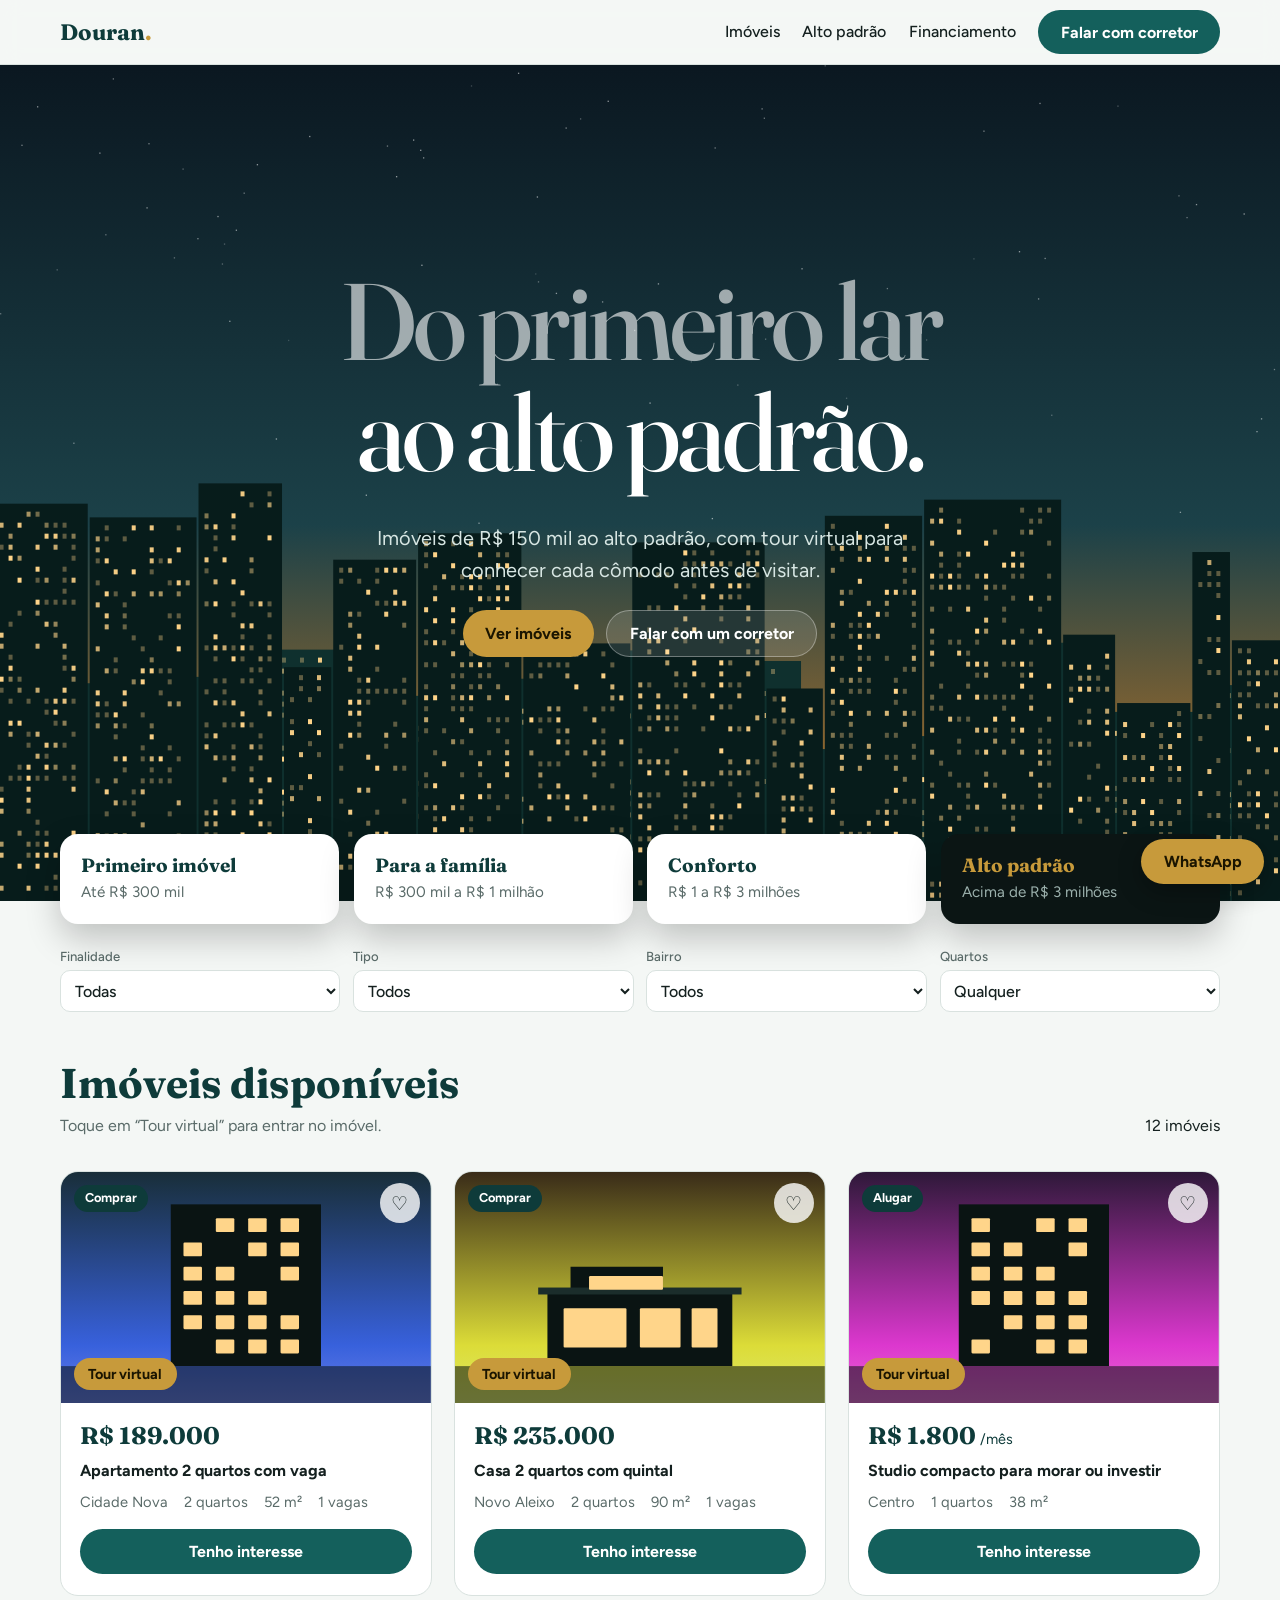
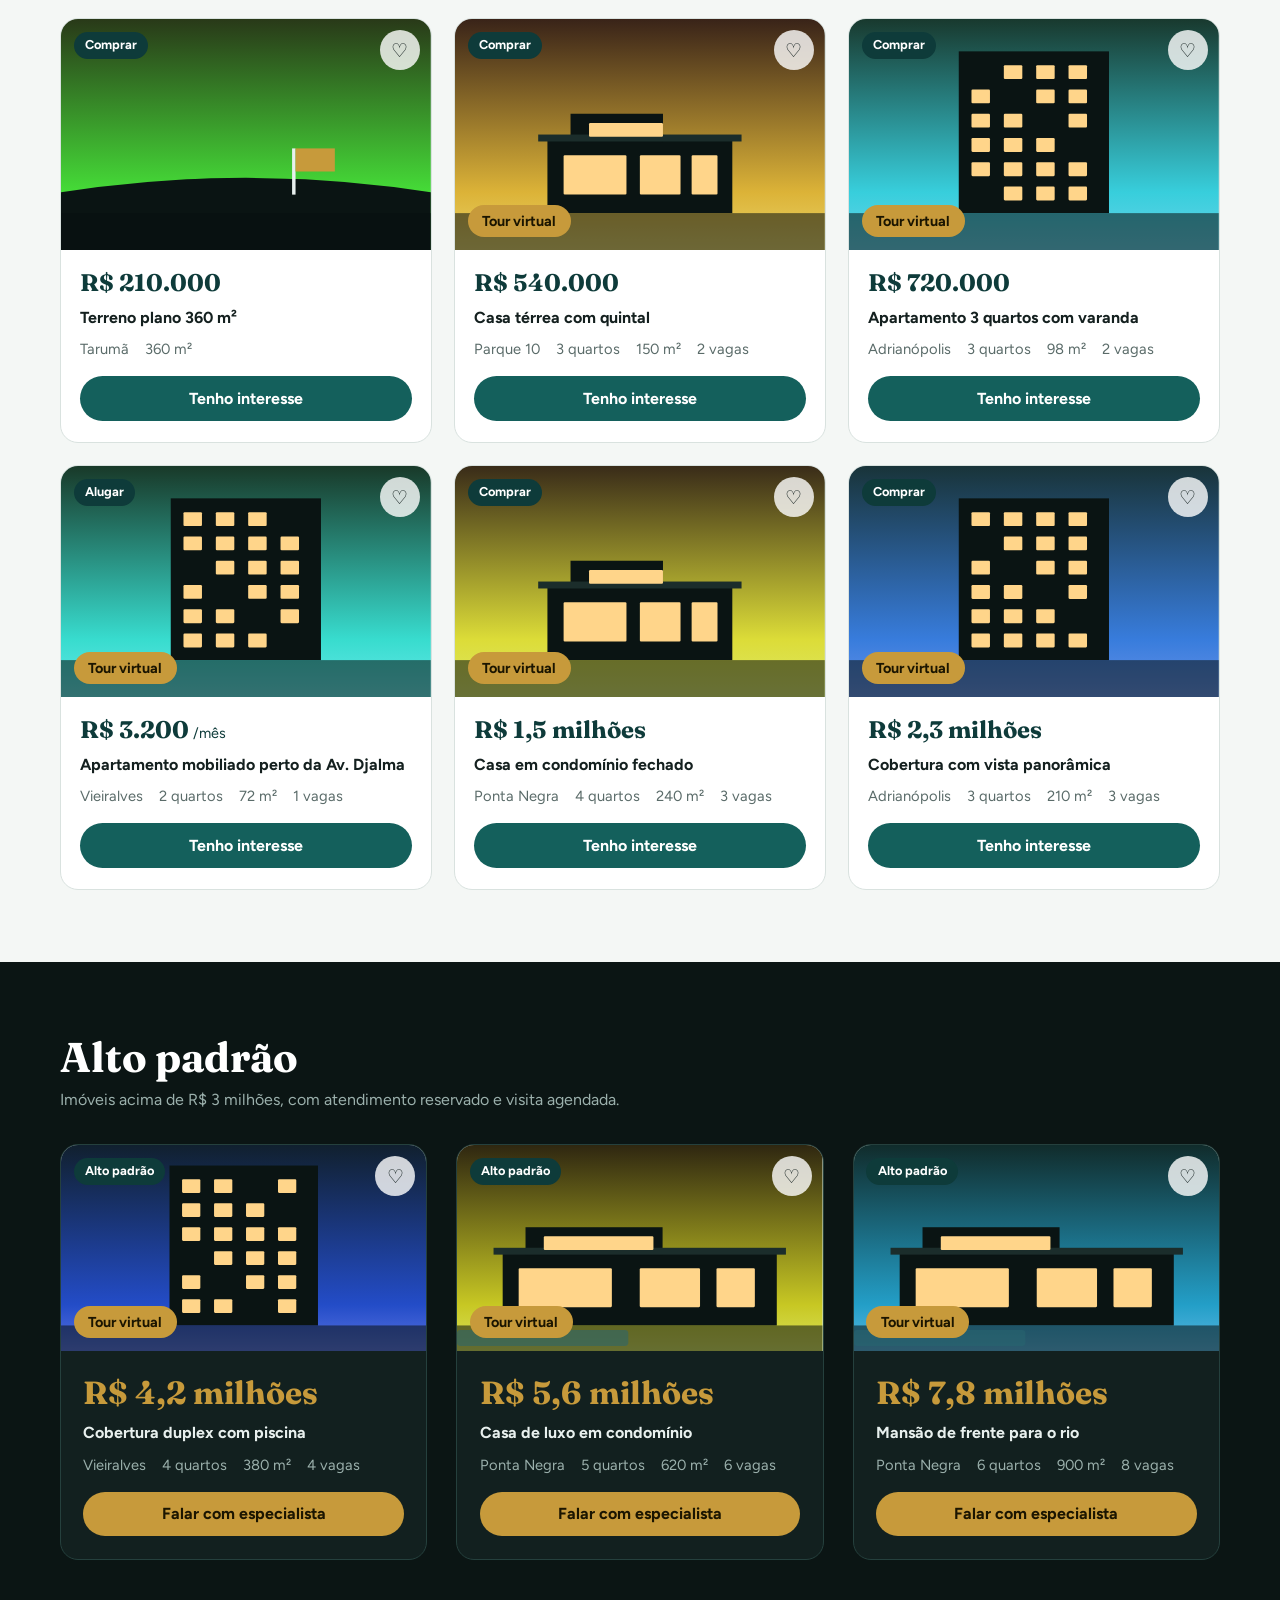
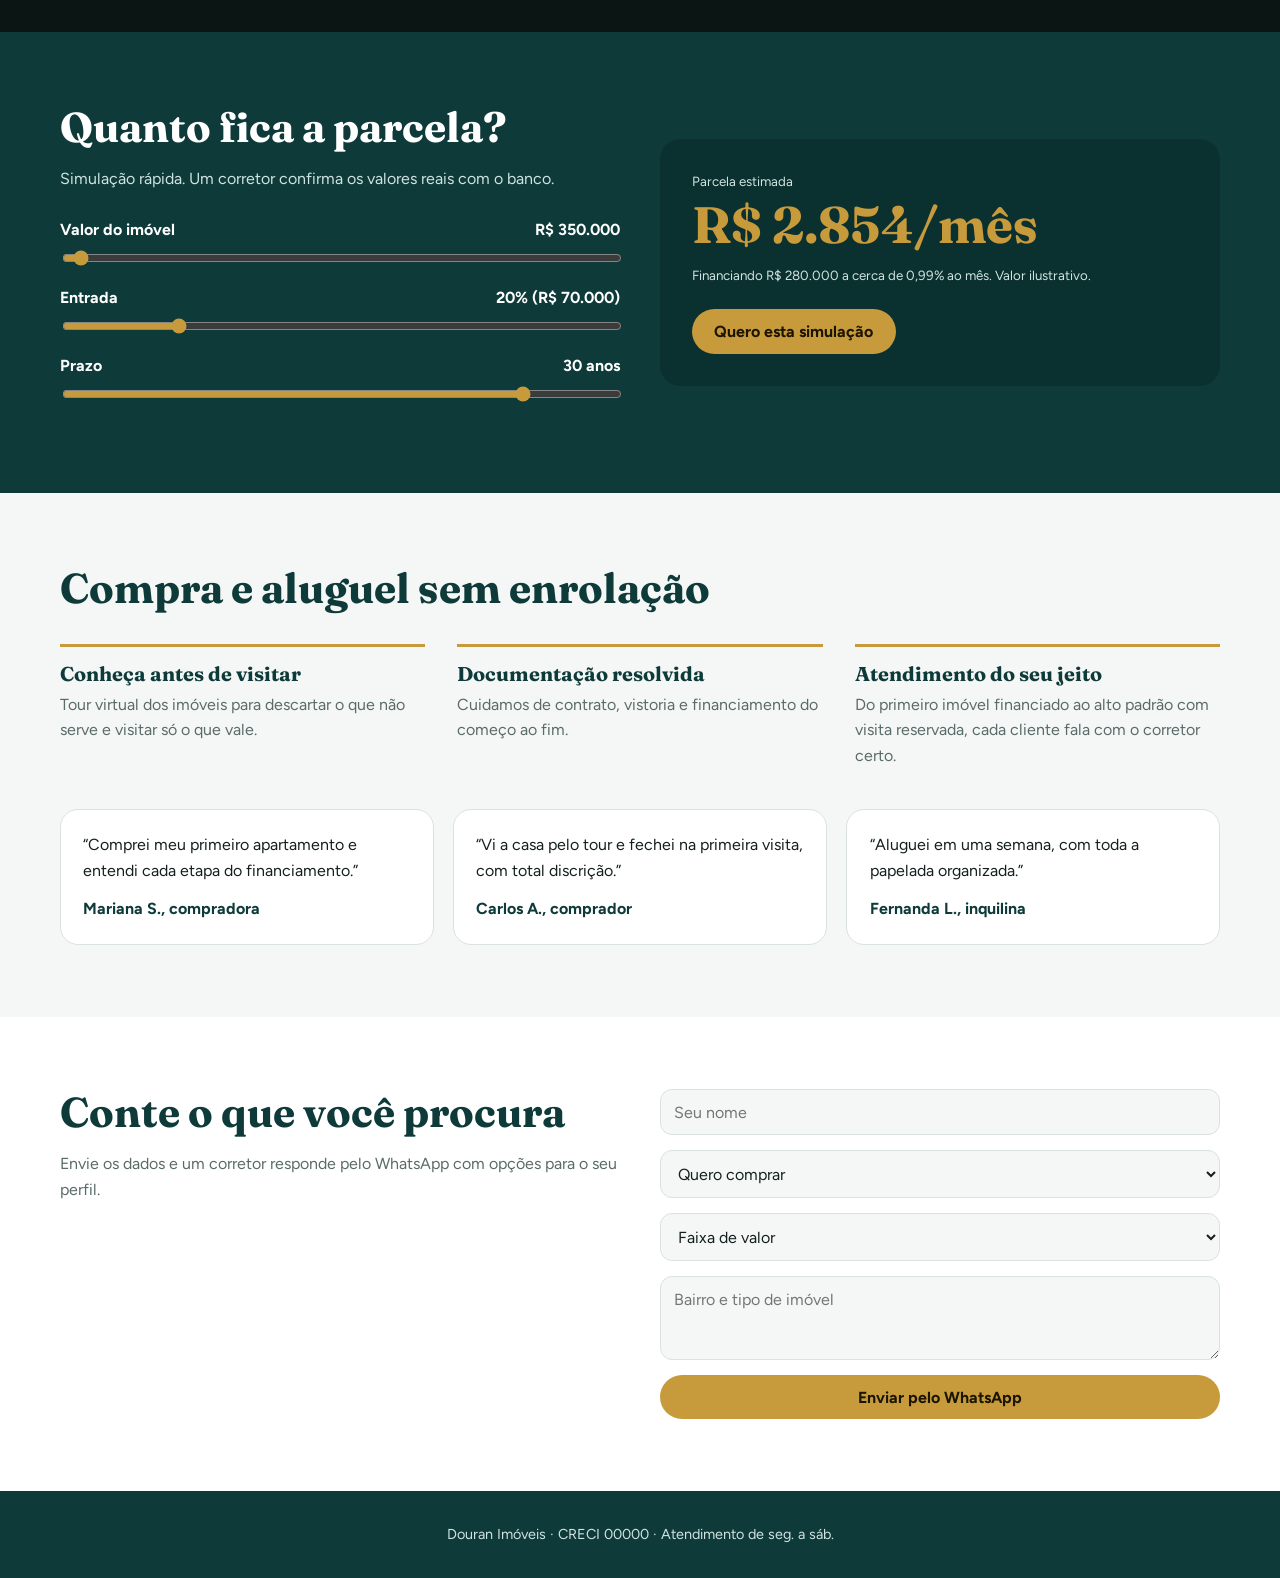
<file: Douran Imóveis _ Do primeiro imóvel ao alto padrão.html>
<!DOCTYPE html>
<html lang="pt-BR">
<head>
<meta charset="utf-8">
<meta name="viewport" content="width=device-width, initial-scale=1, viewport-fit=cover">
<title>Douran Imóveis | Do primeiro imóvel ao alto padrão</title>
<meta name="description" content="Casas e apartamentos de R$ 150 mil ao alto padrão, com tour virtual e atendimento no WhatsApp.">
<link rel="preconnect" href="https://fonts.googleapis.com">
<link href="https://fonts.googleapis.com/css2?family=Fraunces:opsz,wght@9..144,500;9..144,700&family=Figtree:wght@400;500;700&display=swap" rel="stylesheet">
<style>
:root{--bg:#f4f7f5;--surface:#fff;--ink:#14201f;--muted:#5a6b69;--brand:#0e3b3a;--brand2:#14605c;--gold:#c79a3b;--line:#d9e2df;
--serif:'Fraunces',Georgia,serif;--sans:'Figtree',system-ui,sans-serif;box-sizing:border-box;padding-top:env(safe-area-inset-top,0px);padding-bottom:env(safe-area-inset-bottom,0px)}
@media (prefers-color-scheme:dark){:root:not([data-theme="light"]){--bg:#0d1716;--surface:#142423;--ink:#e8f0ee;--muted:#9bb0ac;--line:#244240;--brand:#7fd1c6;--brand2:#2a8f87}}
:root[data-theme="dark"]{--bg:#0d1716;--surface:#142423;--ink:#e8f0ee;--muted:#9bb0ac;--line:#244240;--brand:#7fd1c6;--brand2:#2a8f87}
*,*::before,*::after{box-sizing:border-box}
html{scroll-behavior:smooth;scroll-padding-top:70px}
body{margin:0;background:var(--bg);color:var(--ink);font:400 1rem/1.6 var(--sans)}
img,svg{max-width:100%}a{color:inherit}
:focus-visible{outline:3px solid var(--gold);outline-offset:2px}
[hidden]{display:none!important}
.wrap{width:min(1160px,100% - 2rem);margin-inline:auto}
h1,h2,h3{font-family:var(--serif);line-height:1.12;margin:0}
h2{font-size:clamp(1.8rem,4vw,2.6rem);color:var(--brand)}
section{padding:4.5rem 0}
.btn{display:inline-flex;align-items:center;justify-content:center;gap:.5rem;border:0;border-radius:999px;padding:.8rem 1.4rem;font:700 1rem var(--sans);cursor:pointer;text-decoration:none;background:var(--gold);color:#1b1500}
.btn.dark{background:var(--brand2);color:#fff}
header{position:sticky;top:0;z-index:20;background:color-mix(in srgb,var(--bg) 88%,transparent);backdrop-filter:blur(10px);border-bottom:1px solid var(--line)}
header .wrap{display:flex;align-items:center;justify-content:space-between;height:64px}
.logo{font:700 1.4rem var(--serif);color:var(--brand);text-decoration:none}.logo span{color:var(--gold)}
nav{display:flex;gap:1.4rem;align-items:center}nav a{text-decoration:none;font-weight:500}
@media(max-width:760px){nav a:not(.btn){display:none}}
/* hero */
.hero{position:relative;overflow:hidden;color:#fff;min-height:calc(100svh - 64px);display:grid;place-items:center;text-align:center;padding:4rem 0 7rem;background:#0a1f1e}
#sky{position:absolute;inset:0;width:100%;height:100%}
.in-c{position:relative;display:grid;justify-items:center;gap:1.5rem}
.hero h1{font-weight:500;font-size:clamp(2.7rem,8.5vw,6.8rem);letter-spacing:-.035em;line-height:.98}
.ln{display:block;overflow:hidden;padding:.06em .1em .12em}
.ln i{display:block;font-style:normal;animation:up 1.1s cubic-bezier(.2,.8,.2,1) both}
.ln:first-child i{color:rgba(255,255,255,.6)}
.ln+.ln{margin-top:-.14em}.ln+.ln i{animation-delay:.18s}
.hero p{max-width:46ch;color:#d7e6e3;font-size:clamp(1rem,2vw,1.25rem);margin:0}
.cta{display:flex;gap:.8rem;flex-wrap:wrap;justify-content:center}
.btn.glass{background:#ffffff1f;color:#fff;border:1px solid #ffffff55;backdrop-filter:blur(8px)}
.fd{animation:fd 1s .6s both}.fd2{animation-delay:.85s}
@keyframes up{from{transform:translateY(110%)}}
@keyframes fd{from{opacity:0;transform:translateY(14px)}}
.bands{display:grid;grid-template-columns:repeat(4,1fr);gap:.9rem;margin-top:-4.2rem;position:relative}
@media(max-width:900px){.bands{grid-template-columns:1fr 1fr}}
@media(max-width:480px){.bands{grid-template-columns:1fr}}
.band{text-align:left;background:var(--surface);color:var(--ink);border:2px solid transparent;border-radius:18px;padding:1.1rem 1.2rem;cursor:pointer;box-shadow:0 14px 34px rgba(0,0,0,.22);font:inherit;display:grid;gap:.15rem}
.band b{font:700 1.2rem var(--serif);color:var(--brand)}
.band span{color:var(--muted);font-size:.95rem}
.band[aria-pressed=true]{border-color:var(--gold)}
.band:last-child{background:#0b1514;color:#e8f0ee}.band:last-child b{color:var(--gold)}.band:last-child span{color:#9bb0ac}
.filters{display:flex;gap:.8rem;flex-wrap:wrap;margin-top:1.4rem;align-items:end}
.filters label{display:grid;gap:.2rem;font-size:.82rem;color:var(--muted);font-weight:500;flex:1 1 150px}
.filters select{font:500 1rem var(--sans);padding:.6rem;border-radius:10px;border:1px solid var(--line);background:var(--surface);color:var(--ink)}
/* listings */
#imoveis{padding-top:3rem}
.head{display:flex;justify-content:space-between;align-items:end;gap:1rem;flex-wrap:wrap;margin-bottom:2rem}
.head p{margin:.4rem 0 0;color:var(--muted)}
.grid{display:grid;grid-template-columns:repeat(auto-fill,minmax(290px,1fr));gap:1.4rem}
.card{background:var(--surface);border-radius:18px;overflow:hidden;border:1px solid var(--line);display:flex;flex-direction:column}
.thumb{position:relative;aspect-ratio:16/10;background:#cfe0dc}
.thumb svg{width:100%;height:100%;display:block}
.tag{position:absolute;left:.8rem;top:.8rem;background:var(--brand);color:#fff;font-size:.8rem;font-weight:700;padding:.2rem .7rem;border-radius:999px}
.fav{position:absolute;right:.7rem;top:.7rem;width:40px;height:40px;border-radius:50%;border:0;background:#fffc;color:#14201f;font-size:1.2rem;cursor:pointer}
.fav[aria-pressed=true]{color:#c0392b}
.tour{position:absolute;left:.8rem;bottom:.8rem;background:var(--gold);color:#1b1500;border:0;border-radius:999px;padding:.45rem .9rem;font:700 .9rem var(--sans);cursor:pointer}
.body{padding:1.1rem 1.2rem 1.3rem;display:grid;gap:.5rem;flex:1;align-content:start}
.price{font:700 1.5rem var(--serif);color:var(--brand)}
.meta{display:flex;gap:1rem;color:var(--muted);font-size:.92rem;flex-wrap:wrap}
.body .btn{margin-top:.4rem}
.empty{grid-column:1/-1;padding:2rem;text-align:center;color:var(--muted)}
/* alto padrão */
.prem{background:#0b1514;color:#e8f0ee}
.prem h2{color:#fff}.prem .head p{color:#9bb0ac}
.prem .grid{grid-template-columns:repeat(auto-fit,minmax(320px,1fr));gap:1.8rem}
.prem .card{background:#12201f;border-color:#25403d}
.prem .thumb{aspect-ratio:16/9}
.prem .price{font-size:2rem;color:var(--gold)}
.prem .meta{color:#9bb0ac}
.prem .body{padding:1.4rem}
/* simulator */
.sim{background:var(--brand);color:#fff}.sim h2{color:#fff}
.simgrid{display:grid;grid-template-columns:1fr 1fr;gap:2.5rem;align-items:center}
@media(max-width:820px){.simgrid{grid-template-columns:1fr}}
.field{display:grid;gap:.3rem;margin-bottom:1.1rem}.field b{display:flex;justify-content:space-between}
input[type=range]{width:100%;accent-color:var(--gold)}
.result{background:#0000002e;border-radius:20px;padding:2rem}
.result .big{font:700 clamp(2rem,5.5vw,3.2rem) var(--serif);color:var(--gold)}
.result small{color:#cfe3df;display:block}
/* why */
.why{display:grid;grid-template-columns:repeat(auto-fit,minmax(230px,1fr));gap:2rem;margin-top:2rem}
.why h3{font-size:1.25rem;margin-bottom:.4rem;color:var(--brand)}.why p{margin:0;color:var(--muted)}
.why div{border-top:3px solid var(--gold);padding-top:1rem}
.quotes{display:grid;grid-template-columns:repeat(auto-fit,minmax(260px,1fr));gap:1.2rem;margin-top:2.5rem}
blockquote{margin:0;background:var(--surface);border:1px solid var(--line);border-radius:18px;padding:1.4rem}
blockquote footer{margin-top:.8rem;font-weight:700;color:var(--brand)}
.contact{display:grid;grid-template-columns:1fr 1fr;gap:2.5rem}
@media(max-width:820px){.contact{grid-template-columns:1fr}}
form{display:grid;gap:.9rem}
form input,form select,form textarea{width:100%;font:400 1rem var(--sans);padding:.8rem;border-radius:12px;border:1px solid var(--line);background:var(--bg);color:var(--ink)}
footer.site{background:var(--brand);color:#cfe3df;padding:2rem 0;text-align:center;font-size:.9rem}
.wa{position:fixed;right:1rem;bottom:calc(1rem + env(safe-area-inset-bottom,0px));z-index:30;box-shadow:0 8px 24px rgba(0,0,0,.3)}
/* tour */
dialog{border:0;padding:0;border-radius:20px;width:min(980px,100% - 1.5rem);background:var(--surface);color:var(--ink);overflow:hidden}
dialog::backdrop{background:#000b}
.dh{display:flex;justify-content:space-between;align-items:center;padding:.9rem 1.2rem;gap:1rem}.dh h3{font-size:1.2rem}
.x{border:0;background:var(--bg);color:var(--ink);width:40px;height:40px;border-radius:50%;font-size:1.2rem;cursor:pointer}
.pano{height:min(58vh,440px);overflow-x:auto;overflow-y:hidden;cursor:grab;scrollbar-width:thin;touch-action:pan-x}
.pano:active{cursor:grabbing}
.pano svg{height:100%;width:auto;max-width:none;display:block;user-select:none}
.rooms{display:flex;gap:.5rem;padding:.9rem 1.2rem;flex-wrap:wrap;align-items:center}
.rooms button{border:1.5px solid var(--line);background:var(--bg);color:var(--ink);border-radius:999px;padding:.45rem 1rem;font:500 .95rem var(--sans);cursor:pointer}
.rooms button[aria-pressed=true]{background:var(--brand2);color:#fff;border-color:var(--brand2)}
.hint{padding:0 1.2rem 1.1rem;color:var(--muted);font-size:.9rem;margin:0}
.thumb{overflow:hidden}
.thumb svg{transition:transform 1.4s cubic-bezier(.2,.7,.2,1)}
.card:hover .thumb svg{transform:scale(1.08)}
.card{transition:transform .25s ease-out,box-shadow .3s}
.card:hover{box-shadow:0 22px 44px rgba(0,0,0,.22)}
.prem .card:hover{box-shadow:0 22px 50px rgba(199,154,59,.18)}
.band{transition:transform .3s,border-color .3s}.band:hover{transform:translateY(-5px)}
.w{animation:tw 5s ease-in-out infinite}
@keyframes tw{0%,100%{opacity:1}50%{opacity:.4}}
.rv{opacity:0;transform:translateY(32px);transition:opacity .9s cubic-bezier(.2,.7,.2,1),transform .9s cubic-bezier(.2,.7,.2,1)}
.rv.in{opacity:1;transform:none}
@media(prefers-reduced-motion:reduce){html{scroll-behavior:auto}.ln i,.fd{animation:none}.rv{opacity:1;transform:none;transition:none}.w{animation:none}.thumb svg{transition:none}}
</style>
</head>
<body>
<header><div class="wrap">
  <a class="logo" href="#top">Douran<span>.</span></a>
  <nav><a href="#imoveis">Imóveis</a><a href="#alto-padrao">Alto padrão</a><a href="#financiar">Financiamento</a><a class="btn dark" href="#contato">Falar com corretor</a></nav>
</div></header>

<main id="top">
<div class="hero"><canvas id="sky" aria-hidden="true"></canvas><div class="wrap in-c">
  <h1><span class="ln"><i>Do primeiro lar</i></span><span class="ln"><i>ao alto padrão.</i></span></h1>
  <p class="fd">Imóveis de R$ 150 mil ao alto padrão, com tour virtual para conhecer cada cômodo antes de visitar.</p>
  <div class="cta fd fd2"><a class="btn" href="#imoveis">Ver imóveis</a><a class="btn glass" href="#contato">Falar com um corretor</a></div>
</div></div>

<div class="wrap">
  <div class="bands" id="bands" role="group" aria-label="Faixa de valor"></div>
  <div class="filters">
    <label>Finalidade<select id="f-fin"><option value="">Todas</option><option>Comprar</option><option>Alugar</option></select></label>
    <label>Tipo<select id="f-tipo"><option value="">Todos</option><option>Casa</option><option>Apartamento</option><option>Terreno</option></select></label>
    <label>Bairro<select id="f-bairro"><option value="">Todos</option></select></label>
    <label>Quartos<select id="f-q"><option value="0">Qualquer</option><option value="1">1+</option><option value="2">2+</option><option value="3">3+</option><option value="4">4+</option></select></label>
  </div>
</div>

<section id="imoveis"><div class="wrap">
  <div class="head"><div><h2>Imóveis disponíveis</h2><p>Toque em “Tour virtual” para entrar no imóvel.</p></div><span id="count" aria-live="polite"></span></div>
  <div class="grid" id="grid"></div>
</div></section>

<section class="prem" id="alto-padrao"><div class="wrap">
  <div class="head"><div><h2>Alto padrão</h2><p>Imóveis acima de R$ 3 milhões, com atendimento reservado e visita agendada.</p></div></div>
  <div class="grid" id="pgrid"></div>
</div></section>

<section class="sim" id="financiar"><div class="wrap simgrid">
  <div>
    <h2>Quanto fica a parcela?</h2>
    <p style="color:#cfe3df;margin:1rem 0 1.6rem">Simulação rápida. Um corretor confirma os valores reais com o banco.</p>
    <div class="field"><b><span>Valor do imóvel</span><output id="o-v"></output></b><input id="s-v" type="range" min="150000" max="10000000" step="10000" value="350000" aria-label="Valor do imóvel"></div>
    <div class="field"><b><span>Entrada</span><output id="o-e"></output></b><input id="s-e" type="range" min="10" max="60" step="5" value="20" aria-label="Entrada em porcentagem"></div>
    <div class="field"><b><span>Prazo</span><output id="o-p"></output></b><input id="s-p" type="range" min="5" max="35" step="1" value="30" aria-label="Prazo em anos"></div>
  </div>
  <div class="result">
    <small id="lbl">Parcela estimada</small><div class="big" id="parcela"></div>
    <small id="det" style="margin-top:.6rem"></small>
    <a class="btn" id="simwa" style="margin-top:1.4rem" href="#">Quero esta simulação</a>
  </div>
</div></section>

<section id="sobre"><div class="wrap">
  <h2>Compra e aluguel sem enrolação</h2>
  <div class="why">
    <div><h3>Conheça antes de visitar</h3><p>Tour virtual dos imóveis para descartar o que não serve e visitar só o que vale.</p></div>
    <div><h3>Documentação resolvida</h3><p>Cuidamos de contrato, vistoria e financiamento do começo ao fim.</p></div>
    <div><h3>Atendimento do seu jeito</h3><p>Do primeiro imóvel financiado ao alto padrão com visita reservada, cada cliente fala com o corretor certo.</p></div>
  </div>
  <div class="quotes">
    <blockquote>“Comprei meu primeiro apartamento e entendi cada etapa do financiamento.”<footer>Mariana S., compradora</footer></blockquote>
    <blockquote>“Vi a casa pelo tour e fechei na primeira visita, com total discrição.”<footer>Carlos A., comprador</footer></blockquote>
    <blockquote>“Aluguei em uma semana, com toda a papelada organizada.”<footer>Fernanda L., inquilina</footer></blockquote>
  </div>
</div></section>

<section id="contato" style="background:var(--surface)"><div class="wrap contact">
  <div><h2>Conte o que você procura</h2><p style="color:var(--muted)">Envie os dados e um corretor responde pelo WhatsApp com opções para o seu perfil.</p></div>
  <form id="form">
    <input name="nome" placeholder="Seu nome" required aria-label="Seu nome">
    <select name="int" aria-label="Interesse"><option>Quero comprar</option><option>Quero alugar</option><option>Quero vender meu imóvel</option></select>
    <select name="faixa" id="c-faixa" aria-label="Faixa de valor"></select>
    <textarea name="msg" rows="3" placeholder="Bairro e tipo de imóvel" aria-label="Mensagem"></textarea>
    <button class="btn" type="submit">Enviar pelo WhatsApp</button>
  </form>
</div></section>
</main>

<footer class="site"><div class="wrap">Douran Imóveis · CRECI 00000 · Atendimento de seg. a sáb.</div></footer>
<a class="btn wa" id="wa" href="#" aria-label="Falar no WhatsApp">WhatsApp</a>

<dialog id="dlg" aria-labelledby="dt">
  <div class="dh"><h3 id="dt">Tour virtual</h3><button class="x" id="close" aria-label="Fechar">✕</button></div>
  <div class="pano" id="pano" tabindex="0" aria-label="Panorama do cômodo, arraste para os lados"></div>
  <div class="rooms" id="rooms"></div>
  <p class="hint">Arraste para os lados para olhar ao redor. Escolha um cômodo para trocar de ambiente.</p>
</dialog>

<script>
var FONE='5592999999999'; // troque pelo número do cliente
function wa(t){return 'https://wa.me/'+FONE+'?text='+encodeURIComponent(t)}
function brl(n){return n.toLocaleString('pt-BR',{style:'currency',currency:'BRL',maximumFractionDigits:0})}
function $(i){return document.getElementById(i)}
var F=[{n:'Primeiro imóvel',d:'Até R$ 300 mil',a:0,z:3e5},{n:'Para a família',d:'R$ 300 mil a R$ 1 milhão',a:3e5,z:1e6},{n:'Conforto',d:'R$ 1 a R$ 3 milhões',a:1e6,z:3e6},{n:'Alto padrão',d:'Acima de R$ 3 milhões',a:3e6,z:1e12}];
var IM=[
 {t:'Apartamento 2 quartos com vaga',b:'Cidade Nova',tp:'Apartamento',f:'Comprar',p:189000,q:2,m:52,v:1,h:200},
 {t:'Casa 2 quartos com quintal',b:'Novo Aleixo',tp:'Casa',f:'Comprar',p:235000,q:2,m:90,v:1,h:35},
 {t:'Studio compacto para morar ou investir',b:'Centro',tp:'Apartamento',f:'Alugar',p:1800,q:1,m:38,v:0,h:280},
 {t:'Terreno plano 360 m²',b:'Tarumã',tp:'Terreno',f:'Comprar',p:210000,q:0,m:360,v:0,h:90},
 {t:'Casa térrea com quintal',b:'Parque 10',tp:'Casa',f:'Comprar',p:540000,q:3,m:150,v:2,h:20},
 {t:'Apartamento 3 quartos com varanda',b:'Adrianópolis',tp:'Apartamento',f:'Comprar',p:720000,q:3,m:98,v:2,h:160},
 {t:'Apartamento mobiliado perto da Av. Djalma',b:'Vieiralves',tp:'Apartamento',f:'Alugar',p:3200,q:2,m:72,v:1,h:150},
 {t:'Casa em condomínio fechado',b:'Ponta Negra',tp:'Casa',f:'Comprar',p:1450000,q:4,m:240,v:3,h:35},
 {t:'Cobertura com vista panorâmica',b:'Adrianópolis',tp:'Apartamento',f:'Comprar',p:2300000,q:3,m:210,v:3,h:190},
 {t:'Cobertura duplex com piscina',b:'Vieiralves',tp:'Apartamento',f:'Comprar',p:4200000,q:4,m:380,v:4,h:200},
 {t:'Casa de luxo em condomínio',b:'Ponta Negra',tp:'Casa',f:'Comprar',p:5600000,q:5,m:620,v:6,h:35},
 {t:'Mansão de frente para o rio',b:'Ponta Negra',tp:'Casa',f:'Comprar',p:7800000,q:6,m:900,v:8,h:170}
];
IM.forEach(function(x,i){x.i=i;x.pr=x.f=='Comprar'&&x.p>=3e6});
function fx(x){return x.f=='Alugar'?0:F.findIndex(function(b){return x.p>=b.a&&x.p<b.z})}
function fmt(x){if(x.f=='Alugar')return brl(x.p)+'<small style="font:400 .9rem var(--sans)"> /mês</small>';
 return x.p>=1e6?'R$ '+(x.p/1e6).toLocaleString('pt-BR',{maximumFractionDigits:1})+' milhões':brl(x.p)}
function art(h,tp,pr,i){var id='g'+i,d='#0a1413',k=0,s='<svg viewBox="0 0 320 200" preserveAspectRatio="xMidYMid slice" aria-hidden="true"><defs><linearGradient id="'+id+'" x1="0" y1="0" x2="0" y2="1"><stop offset="0" stop-color="hsl('+h+',40%,'+(pr?10:16)+'%)"/><stop offset=".75" stop-color="hsl('+(h+25)+',70%,'+(pr?46:54)+'%)"/><stop offset="1" stop-color="hsl('+(h+30)+',75%,66%)"/></linearGradient></defs><rect width="320" height="200" fill="url(#'+id+')"/>';
 function win(x,y,w,hh){return '<rect class="w" x="'+x+'" y="'+y+'" width="'+w+'" height="'+hh+'" rx="1" fill="#ffd58a" style="animation-delay:-'+((k++*1.3)%5).toFixed(1)+'s"/>'}
 if(tp=='Apartamento'){s+='<rect x="95" y="28" width="130" height="140" fill="'+d+'"/>';for(var r=0;r<6;r++)for(var q=0;q<4;q++)if((r*7+q*3+i)%5)s+=win(106+q*28,40+r*21,16,12)}
 else if(tp=='Casa'){var o=pr?40:80,w=pr?240:160;s+='<rect x="'+o+'" y="105" width="'+w+'" height="63" fill="'+d+'"/><rect x="'+(o+20)+'" y="82" width="'+(w*.5)+'" height="25" fill="'+d+'"/><rect x="'+(o-8)+'" y="100" width="'+(w+16)+'" height="6" fill="#1b2d2b"/>'+win(o+14,118,w*.34,34)+win(o+w*.5,118,w*.22,34)+win(o+w*.78,118,w*.14,34)+win(o+36,90,w*.4,12);if(pr)s+='<rect x="0" y="172" width="150" height="14" rx="3" fill="#4fd0e6" opacity=".55"/>'}
 else s+='<path d="M0 150 Q160 125 320 150 V200 H0Z" fill="'+d+'"/><rect x="200" y="112" width="3" height="40" fill="#e8f0ee"/><rect x="203" y="112" width="34" height="20" fill="#c79a3b"/>';
 return s+'<rect y="168" width="320" height="32" fill="#08100f" opacity=".55"/></svg>'}
var fav={},sel=-1;
function card(x){var pr=x.pr;
 return '<article class="card rv"><div class="thumb">'+art(x.h,x.tp,pr,x.i)+'<span class="tag">'+(pr?'Alto padrão':x.f)+'</span><button class="fav" data-i="'+x.i+'" aria-pressed="'+!!fav[x.i]+'" aria-label="Favoritar">'+(fav[x.i]?'♥':'♡')+'</button>'+(x.tp!='Terreno'?'<button class="tour" data-i="'+x.i+'">Tour virtual</button>':'')+'</div><div class="body"><div class="price">'+fmt(x)+'</div><strong>'+x.t+'</strong><div class="meta"><span>'+x.b+'</span>'+(x.q?'<span>'+x.q+' quartos</span>':'')+'<span>'+x.m+' m²</span>'+(x.v?'<span>'+x.v+' vagas</span>':'')+'</div><a class="btn '+(pr?'':'dark')+'" href="'+wa((pr?'Olá! Gostaria de falar com um especialista sobre o imóvel: ':'Olá! Tenho interesse no imóvel: ')+x.t+' ('+x.b+')')+'">'+(pr?'Falar com especialista':'Tenho interesse')+'</a></div></article>'}
function render(){
 var fin=$('f-fin').value,tp=$('f-tipo').value,ba=$('f-bairro').value,q=+$('f-q').value;
 var L=IM.filter(function(x){return(!fin||x.f==fin)&&(!tp||x.tp==tp)&&(!ba||x.b==ba)&&x.q>=q&&(sel<0||fx(x)==sel)});
 var S=L.filter(function(x){return!x.pr}),P=L.filter(function(x){return x.pr});
 $('count').textContent=L.length+(L.length==1?' imóvel':' imóveis');
 $('grid').innerHTML=S.length?S.map(card).join(''):'<p class="empty">Nenhum imóvel com esses filtros. Fale com um corretor e a gente busca para você.</p>';
 $('imoveis').hidden=!S.length&&P.length>0;
 $('alto-padrao').hidden=!P.length;
 $('pgrid').innerHTML=P.map(card).join('');
 document.querySelectorAll('.band').forEach(function(b,i){b.setAttribute('aria-pressed',i==sel)});rv()}
$('bands').innerHTML=F.map(function(b,i){return '<button class="band" type="button" data-b="'+i+'" aria-pressed="false"><b>'+b.n+'</b><span>'+b.d+'</span></button>'}).join('');
$('c-faixa').innerHTML='<option value="">Faixa de valor</option>'+F.map(function(b){return '<option>'+b.d+'</option>'}).join('');
$('bands').onclick=function(e){var b=e.target.closest('.band');if(!b)return;var i=+b.dataset.b;sel=sel==i?-1:i;render();
 if(sel>=0)$(sel==3?'alto-padrao':'imoveis').scrollIntoView({behavior:'smooth'})};
var fb=$('f-bairro');[...new Set(IM.map(function(i){return i.b}))].sort().forEach(function(b){fb.add(new Option(b,b))});
['f-fin','f-tipo','f-bairro','f-q'].forEach(function(id){$(id).onchange=render});
function clk(e){var b=e.target.closest('button');if(!b)return;var i=+b.dataset.i;
 if(b.classList.contains('fav')){fav[i]=!fav[i];b.setAttribute('aria-pressed',!!fav[i]);b.textContent=fav[i]?'♥':'♡'}
 if(b.classList.contains('tour'))openTour(IM[i])}
$('grid').onclick=clk;$('pgrid').onclick=clk;
/* tour virtual: troque as cenas SVG por fotos 360° do imóvel real */
var ROOMS={
 'Sala':{w:'#e8e2d6',fl:'#b89b72',it:'<rect x="300" y="300" width="360" height="90" rx="14" fill="#34524f"/><rect x="300" y="270" width="360" height="40" rx="12" fill="#3f6561"/><rect x="760" y="120" width="260" height="170" fill="#bfe3ee"/><rect x="760" y="120" width="260" height="170" fill="none" stroke="#fff" stroke-width="8"/><rect x="1150" y="140" width="220" height="130" fill="#14201f"/><rect x="1120" y="290" width="280" height="30" fill="#6b4f33"/>'},
 'Cozinha':{w:'#dfe9e6',fl:'#9aa7a3',it:'<rect x="150" y="260" width="520" height="130" fill="#f4f4f0"/><rect x="150" y="250" width="520" height="16" fill="#6b4f33"/><rect x="150" y="90" width="520" height="100" fill="#14605c"/><rect x="900" y="110" width="150" height="280" fill="#cfd6d4"/><rect x="1180" y="300" width="260" height="20" fill="#6b4f33"/><rect x="1200" y="320" width="14" height="70" fill="#6b4f33"/><rect x="1400" y="320" width="14" height="70" fill="#6b4f33"/>'},
 'Quarto':{w:'#ebe3e8',fl:'#a88e70',it:'<rect x="360" y="270" width="420" height="120" rx="10" fill="#f6f6f2"/><rect x="360" y="230" width="420" height="50" rx="10" fill="#7a5c85"/><rect x="900" y="110" width="230" height="170" fill="#bfe3ee"/><rect x="1250" y="200" width="180" height="190" fill="#6b4f33"/>'},
 'Varanda':{w:'#bfe3ee',fl:'#8d8d86',it:'<rect y="260" width="1600" height="14" fill="#14201f"/><g fill="#2f7d4f"><circle cx="300" cy="230" r="60"/><circle cx="1200" cy="220" r="70"/></g><rect x="500" y="300" width="200" height="14" fill="#6b4f33"/><rect x="520" y="314" width="12" height="76" fill="#6b4f33"/><rect x="668" y="314" width="12" height="76" fill="#6b4f33"/>'},
 'Piscina':{w:'#cfeaf3',fl:'#d8cfbd',it:'<g fill="#2f7d4f"><circle cx="150" cy="240" r="80"/><circle cx="1480" cy="230" r="90"/></g><rect x="300" y="330" width="900" height="100" rx="10" fill="#4fb3d1"/><rect x="340" y="345" width="820" height="12" fill="#fff" opacity=".35"/><rect x="1250" y="320" width="180" height="22" rx="8" fill="#f6f6f2"/><rect x="80" y="320" width="150" height="22" rx="8" fill="#f6f6f2"/>'}
};
function scene(n){var r=ROOMS[n];return '<svg viewBox="0 0 1600 450" role="img" aria-label="Cômodo: '+n+'"><rect width="1600" height="450" fill="'+r.w+'"/><rect y="390" width="1600" height="60" fill="'+r.fl+'"/><rect y="384" width="1600" height="8" fill="#0003"/>'+r.it+'</svg>'}
var pano=$('pano'),dlg=$('dlg');
function showRoom(n){pano.innerHTML=scene(n);pano.scrollLeft=(pano.scrollWidth-pano.clientWidth)/2;
 document.querySelectorAll('#rooms button').forEach(function(b){b.setAttribute('aria-pressed',b.textContent==n)})}
function openTour(x){$('dt').textContent='Tour virtual · '+x.t;
 var ks=Object.keys(ROOMS).filter(function(n){return n!='Piscina'||x.pr});
 $('rooms').innerHTML=ks.map(function(n){return '<button type="button">'+n+'</button>'}).join('')+'<a class="btn" style="margin-left:auto" href="'+wa('Olá! Vi o tour do imóvel '+x.t+' e quero agendar uma visita.')+'">Agendar visita</a>';
 dlg.showModal();showRoom('Sala');startDrift()}
$('rooms').onclick=function(e){if(e.target.tagName=='BUTTON'){showRoom(e.target.textContent);startDrift()}};
var auto=null,dr=1,rm=matchMedia('(prefers-reduced-motion:reduce)').matches;
function stopDrift(){clearInterval(auto)}
function startDrift(){stopDrift();if(rm)return;auto=setInterval(function(){var m=pano.scrollWidth-pano.clientWidth;pano.scrollLeft+=dr*.7;if(pano.scrollLeft>=m-1)dr=-1;if(pano.scrollLeft<=0)dr=1},16)}
['pointerdown','wheel','touchstart'].forEach(function(ev){pano.addEventListener(ev,stopDrift,{passive:true})});
dlg.addEventListener('close',stopDrift);
$('close').onclick=function(){dlg.close()};
dlg.addEventListener('click',function(e){if(e.target==dlg)dlg.close()});
var drag=null;
pano.addEventListener('pointerdown',function(e){if(e.pointerType=='mouse'){drag=[e.clientX,pano.scrollLeft];pano.setPointerCapture(e.pointerId)}});
pano.addEventListener('pointermove',function(e){if(drag)pano.scrollLeft=drag[1]-(e.clientX-drag[0])});
pano.addEventListener('pointerup',function(){drag=null});
/* simulador: parcela até R$ 3 mi; acima disso, atendimento personalizado */
var sv=$('s-v'),se=$('s-e'),sp=$('s-p');
function sim(){var v=+sv.value,e=+se.value/100,n=+sp.value*12,pv=v*(1-e),i=0.0099;
 $('o-v').textContent=brl(v);$('o-e').textContent=Math.round(e*100)+'% ('+brl(v*e)+')';$('o-p').textContent=sp.value+' anos';
 if(v>=3e6){$('lbl').textContent='Atendimento personalizado';$('parcela').textContent='Sob medida';
  $('det').textContent='Para imóveis de alto padrão, um especialista monta a melhor forma de pagamento com você.';
  $('simwa').textContent='Falar com especialista';
  $('simwa').href=wa('Olá! Tenho interesse em um imóvel de cerca de '+brl(v)+' e gostaria de falar com um especialista.');return}
 var pm=pv*i/(1-Math.pow(1+i,-n));
 $('lbl').textContent='Parcela estimada';$('parcela').textContent=brl(pm)+'/mês';
 $('det').textContent='Financiando '+brl(pv)+' a cerca de 0,99% ao mês. '+(v<=3e5?'Conforme a renda e o imóvel, pode haver uso do FGTS e enquadramento em programas habitacionais. ':'')+'Valor ilustrativo.';
 $('simwa').textContent='Quero esta simulação';
 $('simwa').href=wa('Olá! Fiz a simulação: imóvel de '+brl(v)+', entrada de '+Math.round(e*100)+'%, '+sp.value+' anos (parcela de cerca de '+brl(pm)+'). Podem me ajudar?')}
[sv,se,sp].forEach(function(el){el.oninput=sim});
$('form').onsubmit=function(e){e.preventDefault();var d=new FormData(e.target);
 location.href=wa('Olá, sou '+d.get('nome')+'. '+d.get('int')+'. '+(d.get('faixa')?'Faixa: '+d.get('faixa')+'. ':'')+d.get('msg'))};
$('wa').href=wa('Olá! Vim pelo site e gostaria de atendimento.');
/* movimento: entradas ao rolar, inclinação dos cards e céu animado no hero */
var io=new IntersectionObserver(function(es){es.forEach(function(e){if(e.isIntersecting){var el=e.target;el.classList.add('in');io.unobserve(el);setTimeout(function(){el.classList.remove('rv','in');el.style.transitionDelay=''},1400)}})},{threshold:.12});
function rv(){document.querySelectorAll('.rv').forEach(function(el,i){if(!el.dataset.o){el.dataset.o=1;el.style.transitionDelay=(i%4)*90+'ms';io.observe(el)}})}
document.querySelectorAll('.head,.why>div,blockquote,.contact>*,.band,.result').forEach(function(el){el.classList.add('rv')});
['grid','pgrid'].forEach(function(id){var g=$(id);
 g.addEventListener('pointermove',function(e){if(rm||e.pointerType!='mouse')return;var c=e.target.closest('.card');if(!c||c.classList.contains('rv'))return;var r=c.getBoundingClientRect(),px=(e.clientX-r.left)/r.width-.5,py=(e.clientY-r.top)/r.height-.5;c.style.transform='perspective(900px) rotateY('+px*6+'deg) rotateX('+-py*6+'deg) translateY(-4px)'});
 g.addEventListener('pointerout',function(e){var c=e.target.closest('.card');if(c&&!c.contains(e.relatedTarget))c.style.transform=''})});
(function(){var c=$('sky'),x=c.getContext('2d'),W=0,H=0,L=[],mx=0,tx=0,t=0,run=true,dpr=Math.min(window.devicePixelRatio||1,2),col=['#1d4b48','#0f302e','#071c1b'];
 function rnd(n){n=Math.sin(n*12.9898)*43758.5453;return n-Math.floor(n)}
 function build(){W=c.clientWidth;H=c.clientHeight;c.width=W*dpr;c.height=H*dpr;x.setTransform(dpr,0,0,dpr,0,0);
  L=[0,1,2].map(function(k){var a=[],px=-60;while(px<W+120){var w=36+rnd(px+k*7.1)*(50+k*30),h=H*(.1+k*.06+rnd(px*.31+k)*(.14+k*.07));a.push({x:px,w:w,h:h,s:px+k*100});px+=w+(k?2:5)}return a})}
 function draw(){t+=.016;mx+=(tx-mx)*.05;var p=(Math.sin(t*.06)+1)/2,g=x.createLinearGradient(0,0,0,H);
  g.addColorStop(0,'hsl(205,50%,'+(7+p*3)+'%)');g.addColorStop(.55,'hsl('+(195-p*10)+',45%,'+(17+p*5)+'%)');g.addColorStop(1,'hsl('+(26+p*10)+',75%,'+(44+p*8)+'%)');
  x.fillStyle=g;x.fillRect(0,0,W,H);x.fillStyle='#fff';
  for(var i=0;i<80;i++){x.globalAlpha=(.25+.55*Math.abs(Math.sin(t*.7+i*1.7)))*(1-p*.6);x.fillRect(rnd(i)*W,rnd(i+9)*H*.55,1.3,1.3)}x.globalAlpha=1;
  L.forEach(function(a,k){var off=mx*(8+k*16);a.forEach(function(b){var bx=b.x+off,by=H-b.h;if(bx>W||bx+b.w<0)return;x.fillStyle=col[k];x.fillRect(bx,by,b.w,b.h+2);
   if(k>0){x.fillStyle='#ffd58a';for(var j=0;by+8+j*11<H-8;j++)for(var n=0;6+n*9<b.w-8;n++){var q=rnd(n*3.7+j*5.3+b.s);if(q>.62){x.globalAlpha=.35+.65*Math.max(0,Math.sin(t*.4+q*40));x.fillRect(bx+6+n*9,by+8+j*11,4,5)}}x.globalAlpha=1}})})}
 function loop(){if(run)draw();requestAnimationFrame(loop)}
 build();draw();
 window.addEventListener('resize',function(){build();draw()});
 if(!rm){window.addEventListener('pointermove',function(e){tx=-(e.clientX/window.innerWidth-.5)});
  new IntersectionObserver(function(es){run=es[0].isIntersecting&&!document.hidden}).observe(c);
  document.addEventListener('visibilitychange',function(){run=!document.hidden});loop()}
})();
render();sim();
</script>
</body>
</html>
</file>
